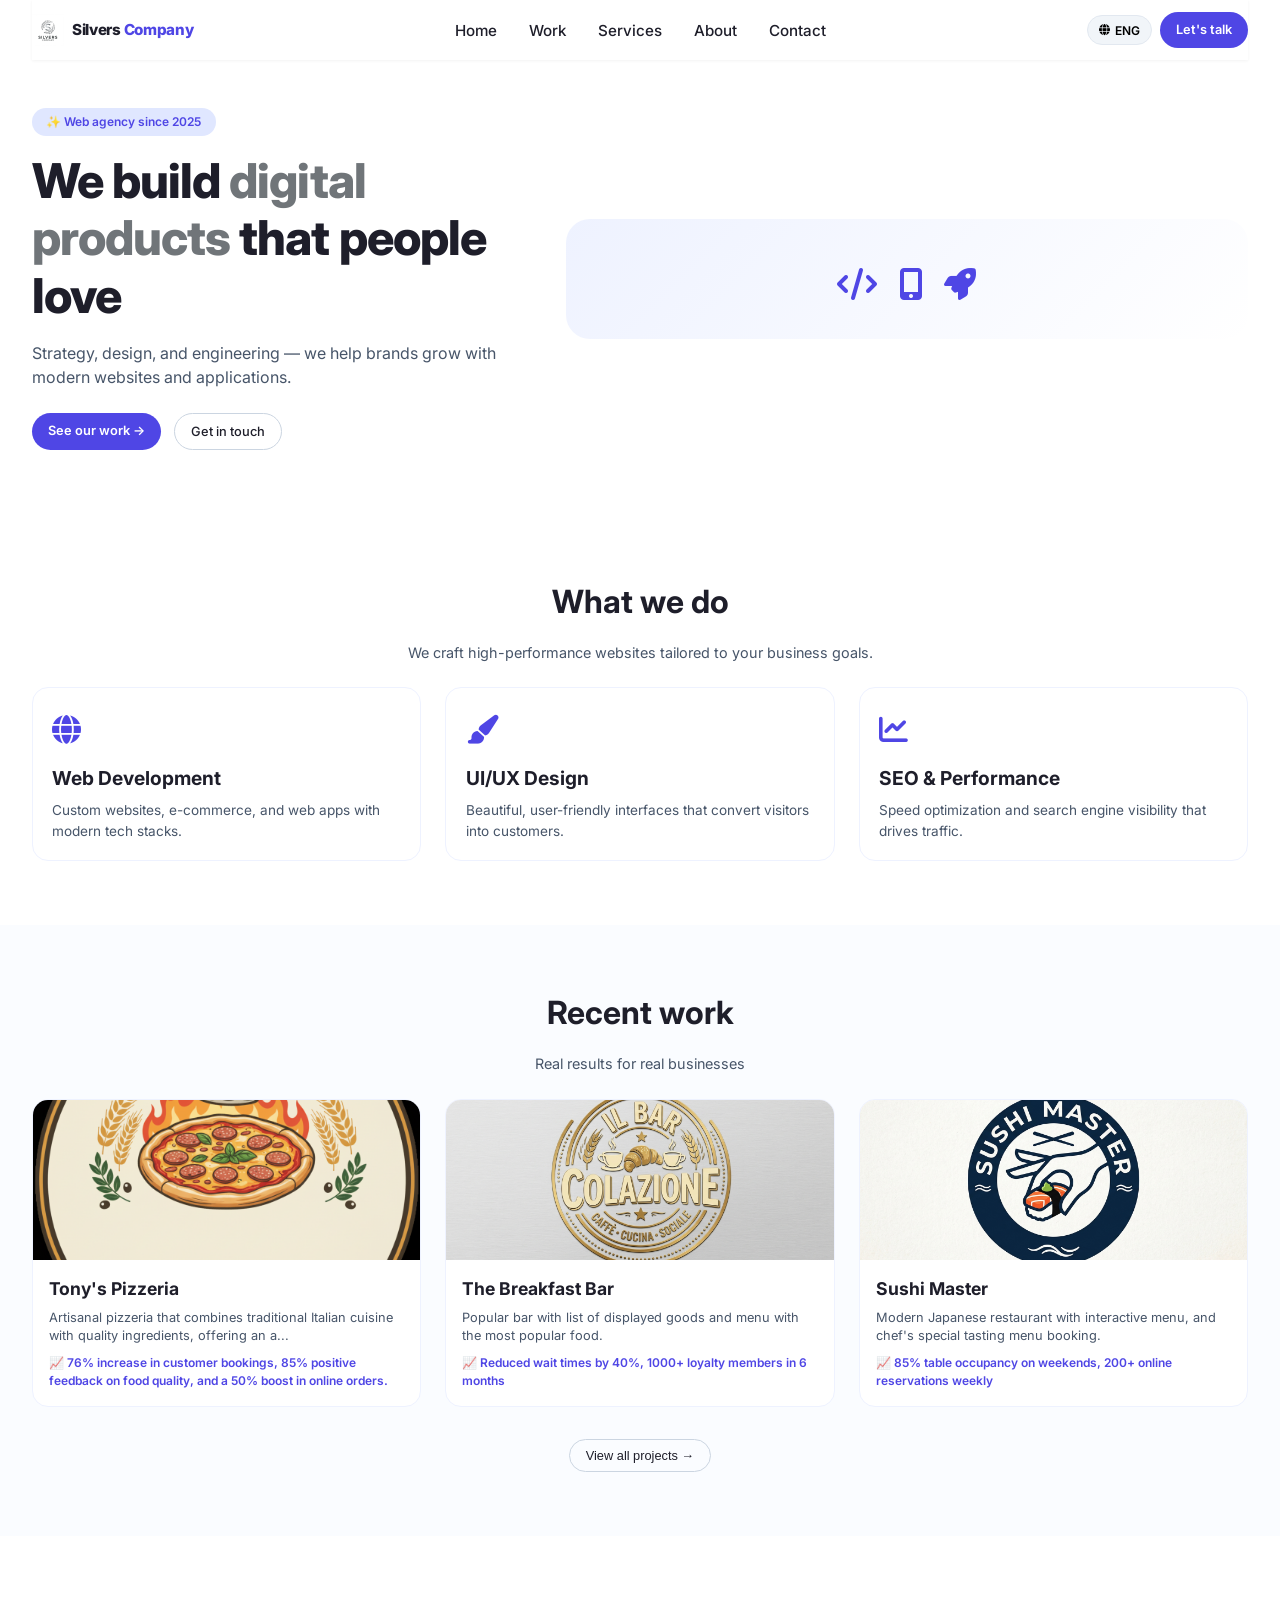
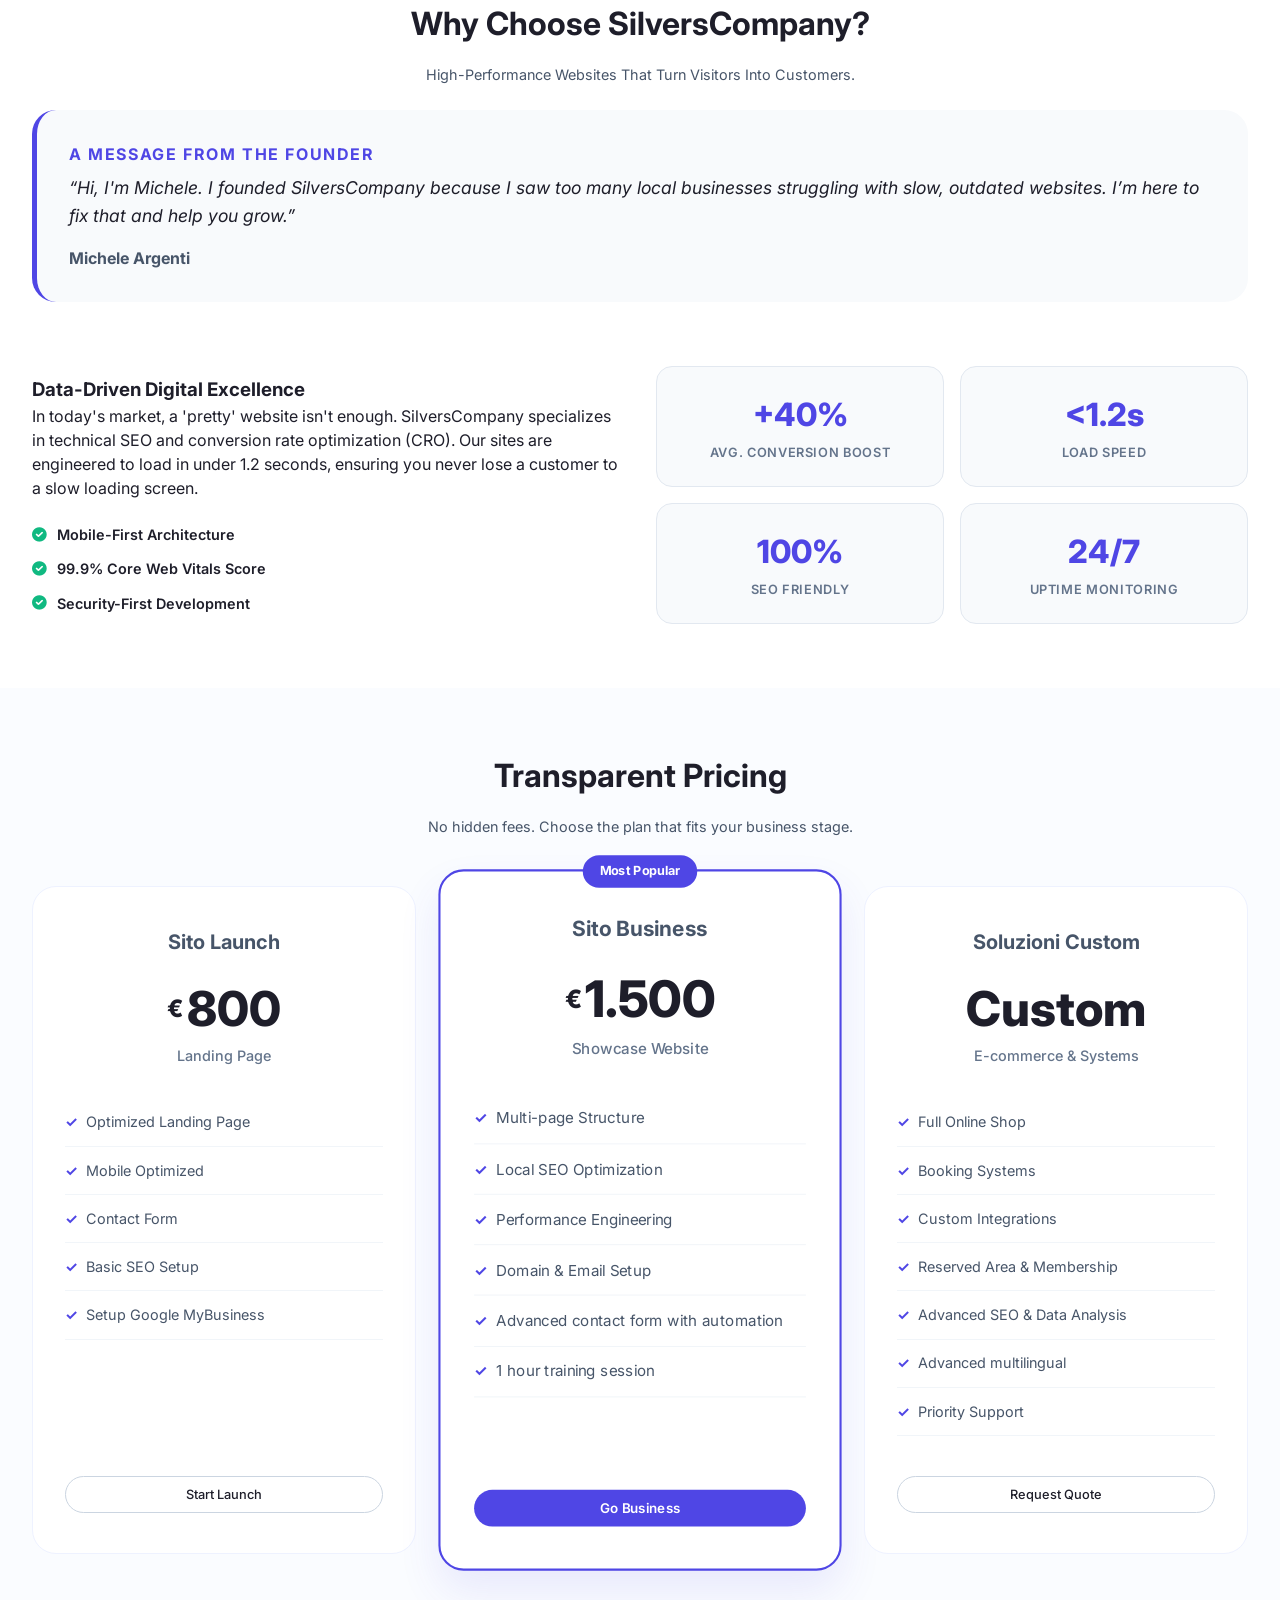
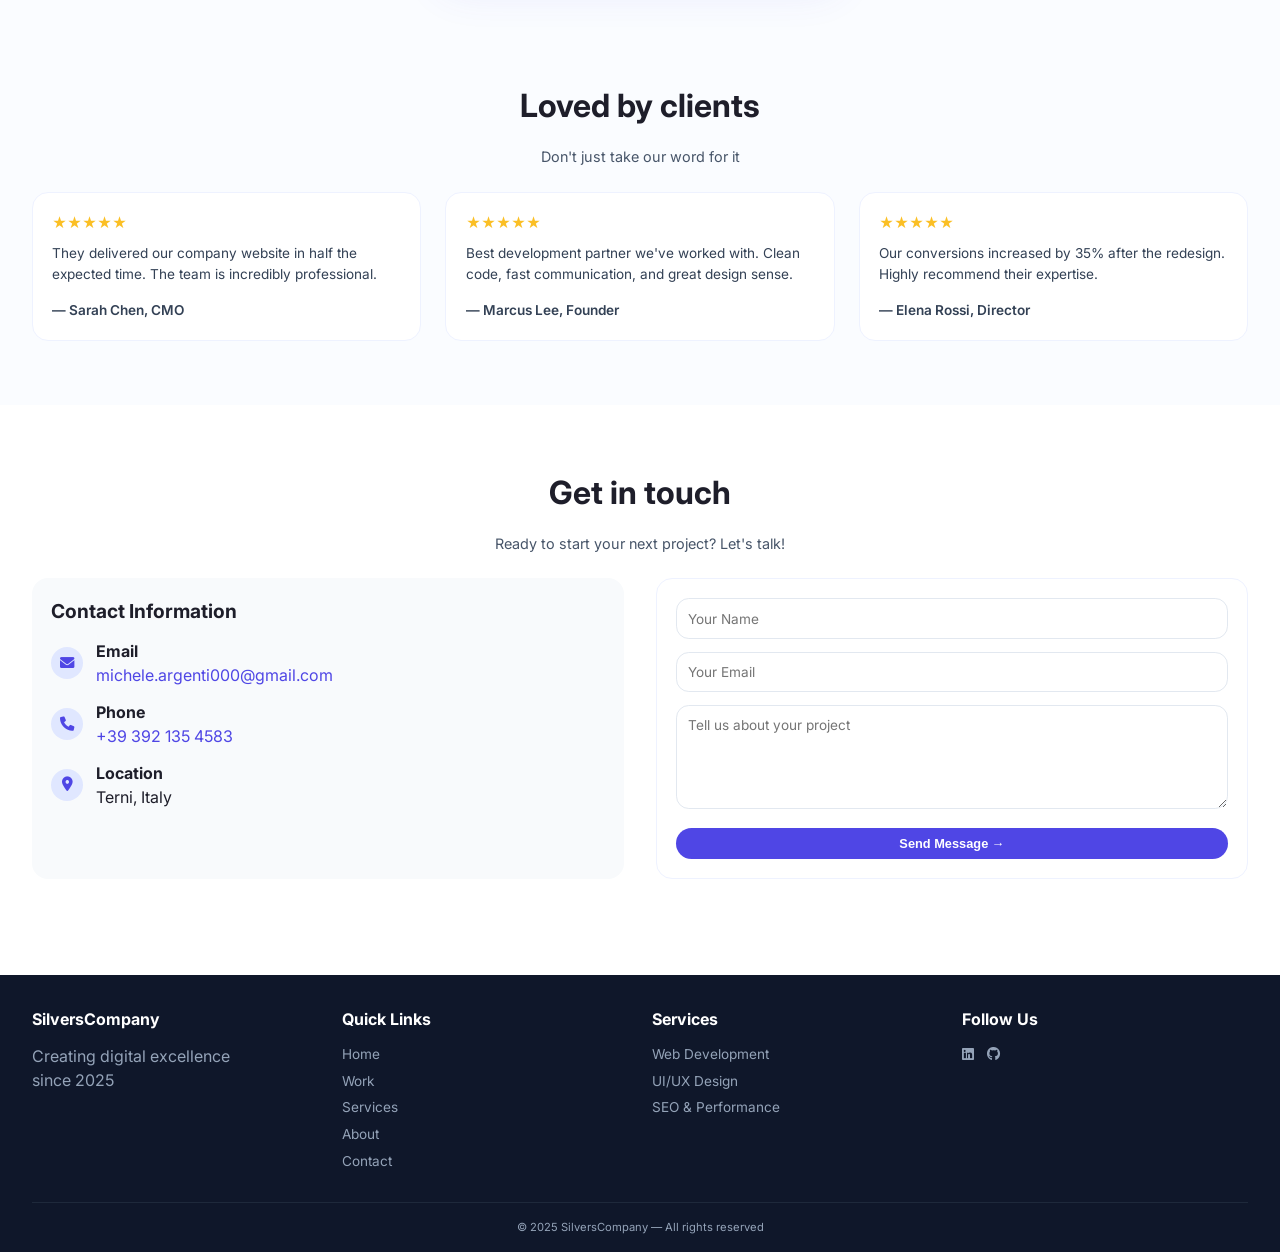
<file: index.html>
<!DOCTYPE html>
<html lang="en">

<head>
    <meta charset="UTF-8">
    <meta name="viewport" content="width=device-width, initial-scale=1.0, viewport-fit=cover">
    <title>SilversCompany | Web Agency</title>
    <!-- Google Fonts -->
    <link
        href="https://fonts.googleapis.com/css2?family=Inter:opsz,wght@14..32,300;14..32,400;14..32,600;14..32,700;14..32,800&display=swap"
        rel="stylesheet">
    <!-- Font Awesome 6 (free icons) -->
    <link rel="stylesheet" href="https://cdnjs.cloudflare.com/ajax/libs/font-awesome/6.0.0-beta3/css/all.min.css">
    <link rel="stylesheet" href="style/style.css">
    <script src="script/script.js" defer></script>
</head>

<body>

    <div class="container">
        <nav>
            <a href="#" class="logo">
                <img src="images/logo.png" alt="SilversCompany Logo" class="logo-img">
                <div class="logo-text">
                    Silvers<span class="company">Company</span>
                </div>
            </a>

            <!-- Desktop Navigation -->
            <ul class="nav-links">
                <li><a href="#home" data-en="Home" data-it="Home">Home</a></li>
                <li><a href="#work" data-en="Work" data-it="Lavori">Work</a></li>
                <li><a href="#services" data-en="Services" data-it="Servizi">Services</a></li>
                <li><a href="#about" data-en="About" data-it="Chi Siamo">About</a></li>
                <li><a href="#contact" data-en="Contact" data-it="Contatti">Contact</a></li>
            </ul>

            <div class="nav-actions">
                <button class="lang-switcher" id="langSwitcher">
                    <i class="fas fa-globe"></i>
                    <span id="currentLang">ENG</span>
                </button>
                <a href="#contact" class="btn-primary desktop-cta" data-en="Let's talk" data-it="Contattaci">Let's
                    talk</a>
                <button class="menu-toggle" id="menuToggle">
                    <span></span>
                    <span></span>
                    <span></span>
                </button>
            </div>
        </nav>
    </div>

    <!-- Mobile Menu -->
    <ul class="mobile-menu" id="mobileMenu">
        <li><a href="#home" data-en="Home" data-it="Home">Home</a></li>
        <li><a href="#work" data-en="Work" data-it="Lavori">Work</a></li>
        <li><a href="#services" data-en="Services" data-it="Servizi">Services</a></li>
        <li><a href="#about" data-en="About" data-it="Chi Siamo">About</a></li>
        <li><a href="#contact" data-en="Contact" data-it="Contatti">Contact</a></li>
        <li><a href="#contact" class="mobile-cta" data-en="Let's talk" data-it="Parliamo">Let's talk</a></li>
    </ul>

    <div class="overlay" id="overlay"></div>

    <main>
        <!-- Home Section -->
        <section id="home">
            <div class="container">
                <div class="hero">
                    <div class="hero-content">
                        <div class="hero-badge" data-en="✨ Web agency since 2025" data-it="✨ Agenzia web dal 2025">✨ Web
                            agency
                            since 2025</div>
                        <h1>We build <span>digital products</span> that people love</h1>
                        <p data-en="Strategy, design, and engineering — we help brands grow with modern websites and applications."
                            data-it="Strategia, design e sviluppo — aiutiamo i brand a crescere con siti web e applicazioni moderne.">
                            Strategy, design, and engineering — we help brands grow with modern websites and
                            applications.</p>
                        <div class="hero-buttons">
                            <a href="#work" class="btn-primary" data-en="See our work →"
                                data-it="Vedi i nostri lavori →">See our work
                                →</a>
                            <a href="#contact" class="btn-outline" data-en="Get in touch" data-it="Contattaci">Get in
                                touch</a>
                        </div>
                    </div>
                    <div class="hero-image">
                        <i class="fas fa-code"></i> <i class="fas fa-mobile-alt"></i> <i class="fas fa-rocket"></i>
                    </div>
                </div>
            </div>
        </section>

        <!-- Services Section -->
        <section id="services" class="section">
            <div class="container">
                <h2 class="section-title" data-en="What we do" data-it="Cosa facciamo">What we do</h2>
                <p class="section-sub" data-en="We craft high-performance websites tailored to your business goals."
                    data-it="Realizziamo siti web ad alte prestazioni su misura per i tuoi obiettivi aziendali.">We
                    craft
                    high-performance websites tailored to your business goals.</p>
                <div class="services-grid">
                    <div class="service-card">
                        <div class="service-icon"><i class="fas fa-globe"></i></div>
                        <h3 data-en="Web Development" data-it="Sviluppo Web">Web Development</h3>
                        <p data-en="Custom websites, e-commerce, and web apps with modern tech stacks."
                            data-it="Siti web personalizzati, e-commerce e applicazioni web con stack tecnologici moderni.">
                            Custom
                            websites, e-commerce, and web apps with modern tech stacks.</p>
                    </div>
                    <div class="service-card">
                        <div class="service-icon"><i class="fas fa-paint-brush"></i></div>
                        <h3 data-en="UI/UX Design" data-it="Design UI/UX">UI/UX Design</h3>
                        <p data-en="Beautiful, user-friendly interfaces that convert visitors into customers."
                            data-it="Interfacce belle e user-friendly che convertono i visitatori in clienti.">
                            Beautiful,
                            user-friendly interfaces that convert visitors into customers.</p>
                    </div>
                    <div class="service-card">
                        <div class="service-icon"><i class="fas fa-chart-line"></i></div>
                        <h3 data-en="SEO & Performance" data-it="SEO & Performance">SEO & Performance</h3>
                        <p data-en="Speed optimization and search engine visibility that drives traffic."
                            data-it="Ottimizzazione della velocità e visibilità sui motori di ricerca che genera traffico.">
                            Speed
                            optimization and search engine visibility that drives traffic.</p>
                    </div>
                </div>
            </div>
        </section>

        <!-- Portfolio/Work Section -->
        <section id="work" class="section" style="background-color: #fafcff;">
            <div class="container">
                <h2 class="section-title" data-en="Recent work" data-it="Lavori recenti">Recent work</h2>
                <p class="section-sub" data-en="Real results for real businesses"
                    data-it="Risultati reali per aziende reali">
                    Real results for real businesses</p>
                <div id="portfolio-container" class="portfolio-grid">
                    <div class="loading">Loading projects...</div>
                </div>
                <div style="text-align: center; margin-top: 2rem;">
                    <button id="viewAllBtn" class="btn-outline" data-en="View all projects →"
                        data-it="Vedi tutti i progetti →">View all projects →</button>
                </div>
            </div>
        </section>

        <!-- About Section -->
        <section id="about" class="section">
            <div class="container">
                <h2 class="section-title" data-en="Why Choose SilversCompany?"
                    data-it="Perché Scegliere SilversCompany?">Why
                    Choose SilversCompany?</h2>
                <p class="section-sub" data-en="High-Performance Websites That Turn Visitors Into Customers."
                    data-it="Siti web ad alte prestazioni che trasformano i visitatori in clienti.">
                    High-Performance Websites That Turn Visitors Into Customers.</p>

                <div class="about-content">
                    <div class="founder-note">
                        <div class="founder-message">
                            <h3 data-en="A message from the founder" data-it="Un messaggio dal fondatore">A message from
                                the founder</h3>
                            <p data-en="&ldquo;Hi, I'm Michele. I founded SilversCompany because I saw too many local businesses struggling with slow, outdated websites. I’m here to fix that and help you grow.&rdquo;"
                                data-it="&ldquo;Ciao, sono Michele. Ho fondato SilversCompany perché vedevo troppe realtà locali lottare con siti web lenti e obsoleti. Sono qui per risolvere questo problema e aiutarti a crescere.&rdquo;">
                                &ldquo;Hi, I'm Michele. I founded SilversCompany because I saw too many local businesses
                                struggling with
                                slow, outdated websites. I’m here to fix that and help you grow.&rdquo;
                            </p>
                            <span class="signature">Michele Argenti</span>
                        </div>
                    </div>
                    <div class="about-text">
                        <h3 data-en="Data-Driven Digital Excellence" data-it="Eccellenza Digitale Guidata dai Dati">
                            Data-Driven
                            Digital Excellence</h3>
                        <p data-en="In today's market, a 'pretty' website isn't enough. SilversCompany specializes in technical SEO and conversion rate optimization (CRO). Our sites are engineered to load in under 1.2 seconds, ensuring you never lose a customer to a slow loading screen."
                            data-it="Nel mercato odierno, un 'bel' sito non basta. SilversCompany è specializzata in SEO tecnica e ottimizzazione del tasso di conversione (CRO). I nostri siti sono progettati per caricarsi in meno di 1.2 secondi.">
                            In today's market, a 'pretty' website isn't enough. SilversCompany specializes in technical
                            SEO and
                            conversion rate optimization (CRO). Our sites are engineered to load in under 1.2 seconds,
                            ensuring
                            you never lose a customer to a slow loading screen.</p>

                        <div class="benefit-list">
                            <div class="benefit-item">
                                <i class="fas fa-check-circle"></i>
                                <span data-en="Mobile-First Architecture"
                                    data-it="Architettura Mobile-First">Mobile-First
                                    Architecture</span>
                            </div>
                            <div class="benefit-item">
                                <i class="fas fa-check-circle"></i>
                                <span data-en="99.9% Core Web Vitals Score"
                                    data-it="99.9% Punteggio Core Web Vitals">99.9% Core
                                    Web Vitals Score</span>
                            </div>
                            <div class="benefit-item">
                                <i class="fas fa-check-circle"></i>
                                <span data-en="Security-First Development"
                                    data-it="Sviluppo Orientato alla Sicurezza">Security-First Development</span>
                            </div>
                        </div>
                    </div>

                    <div class="about-stats">
                        <div class="stat-card">
                            <div class="stat-number">+40%</div>
                            <div data-en="Avg. Conversion Boost" data-it="Incremento Medio Conversioni">Avg. Conversion
                                Boost
                            </div>
                        </div>
                        <div class="stat-card">
                            <div class="stat-number">&lt;1.2s</div>
                            <div data-en="Load Speed" data-it="Velocità di Caricamento">Load Speed</div>
                        </div>
                        <div class="stat-card">
                            <div class="stat-number">100%</div>
                            <div data-en="SEO Friendly" data-it="Ottimizzato SEO">SEO Friendly</div>
                        </div>
                        <div class="stat-card">
                            <div class="stat-number">24/7</div>
                            <div data-en="Uptime Monitoring" data-it="Monitoraggio Uptime">Uptime Monitoring</div>
                        </div>
                    </div>
                </div>
            </div>
        </section>

        <!-- Pricing Section -->
        <section id="pricing" class="section" style="background-color: #fafcff;">
            <div class="container">
                <h2 class="section-title" data-en="Transparent Pricing" data-it="Prezzi Trasparenti">Transparent Pricing
                </h2>
                <p class="section-sub" data-en="No hidden fees. Choose the plan that fits your business stage."
                    data-it="Nessun costo nascosto. Scegli il piano più adatto alla fase della tua attività.">
                    No hidden fees. Choose the plan that fits your business stage.
                </p>

                <div class="pricing-grid">
                    <!-- Launch Plan -->
                    <div class="pricing-card">
                        <div class="pricing-header">
                            <h3 data-en="Sito Launch" data-it="Sito Launch">Sito Launch</h3>
                            <p class="price"><span>€</span>800</p>
                            <p class="price-sub" data-en="Landing Page" data-it="Landing Page">Landing Page</p>
                        </div>
                        <ul class="pricing-features">
                            <li data-en="Optimized Landing Page" data-it="Landing Page Ottimizzata">Optimized Landing
                                Page</li>
                            <li data-en="Mobile Optimized" data-it="Ottimizzato Mobile">Mobile Optimized</li>
                            <li data-en="Contact Form" data-it="Form di Contatto">Contact Form</li>
                            <li data-en="Basic SEO Setup" data-it="Setup SEO di base">Basic SEO Setup</li>
                            <li data-en="Setup Google MyBusiness" data-it="Setup Google MyBusiness">Setup Google
                                MyBusiness</li>
                        </ul>
                        <a href="#contact" class="btn-outline" style="width: 100%;" data-en="Start Launch"
                            data-it="Inizia ora">Start Launch</a>
                    </div>

                    <!-- Business Plan (Highlighted) -->
                    <div class="pricing-card featured">
                        <div class="pricing-badge" data-en="Most Popular" data-it="Il più scelto">Most Popular</div>
                        <div class="pricing-header">
                            <h3 data-en="Sito Business" data-it="Sito Business">Sito Business</h3>
                            <p class="price"><span>€</span>1.500</p>
                            <p class="price-sub" data-en="Showcase Website" data-it="Sito Vetrina">Showcase Website</p>
                        </div>
                        <ul class="pricing-features">
                            <li data-en="Multi-page Structure" data-it="Sito Multi-pagina">Multi-page Structure</li>
                            <li data-en="Local SEO Optimization" data-it="Ottimizzazione SEO Locale">Local SEO
                                Optimization</li>
                            <li data-en="Performance Engineering" data-it="Ingegneria delle Prestazioni">Performance
                                Engineering
                            </li>
                            <li data-en="Domain & Email Setup" data-it="Setup Dominio ed Email">Domain & Email Setup
                            </li>
                            <li data-en="Advanced contact form with automation"
                                data-it="Form di contatto avanzato con automazione">Advanced contact form with
                                automation
                            </li>
                            <li data-en="1 hour training session" data-it="Formazione di 1 ora">1 hour training session
                            </li>
                        </ul>
                        <a href="#contact" class="btn-primary" style="width: 100%;" data-en="Go Business"
                            data-it="Vai col Business">Go Business</a>
                    </div>

                    <!-- Custom Plan -->
                    <div class="pricing-card">
                        <div class="pricing-header">
                            <h3 data-en="Soluzioni Custom" data-it="Soluzioni Custom">Soluzioni Custom</h3>
                            <p class="price" data-en="Custom" data-it="Custom">Custom</p>
                            <p class="price-sub" data-en="E-commerce & Systems" data-it="E-commerce e Sistemi">
                                E-commerce &
                                Systems</p>
                        </div>
                        <ul class="pricing-features">
                            <li data-en="Full Online Shop" data-it="E-commerce Completo">Full Online Shop</li>
                            <li data-en="Booking Systems" data-it="Sistemi di Prenotazione">Booking Systems</li>
                            <li data-en="Custom Integrations" data-it="Integrazioni su misura">Custom Integrations</li>
                            <li data-en="Reserved Area & Membership" data-it="Area Riservata & Membership">Reserved Area
                                & Membership</li>
                            <li data-en="Advanced SEO & Data Analysis" data-it="SEO Avanzato & Analisi Dati">Advanced
                                SEO & Data Analysis</li>
                            <li data-en="Advanced multilingual" data-it="Multilingua Avanzato">Advanced multilingual
                            </li>
                            <li data-en="Priority Support" data-it="Supporto Prioritario">Priority Support</li>
                        </ul>
                        <a href="#contact" class="btn-outline" style="width: 100%;" data-en="Request Quote"
                            data-it="Richiedi Preventivo">Request Quote</a>
                    </div>
                </div>
            </div>
        </section>

        <!-- Testimonials -->
        <div class="section" style="background-color: #fafcff;">
            <div class="container">
                <h2 class="section-title" data-en="Loved by clients" data-it="Amato dai clienti">Loved by clients</h2>
                <p class="section-sub" data-en="Don't just take our word for it"
                    data-it="Non crederci solo sulla parola">Don't
                    just take our word for it</p>
                <div class="testimonial-grid">
                    <div class="testimonial-card">
                        <div class="stars">★★★★★</div>
                        <p data-en="They delivered our company website in half the expected time. The team is incredibly professional."
                            data-it="Hanno consegnato il sito web della nostra azienda nella metà del tempo previsto. Il team è incredibilmente professionale.">
                            They delivered our company website in half the expected time. The team is incredibly
                            professional.</p>
                        <p style="margin-top: 1rem; font-weight: 600;">— Sarah Chen, CMO</p>
                    </div>
                    <div class="testimonial-card">
                        <div class="stars">★★★★★</div>
                        <p data-en="Best development partner we've worked with. Clean code, fast communication, and great design sense."
                            data-it="Il miglior partner di sviluppo con cui abbiamo lavorato. Codice pulito, comunicazione veloce e grande senso del design.">
                            Best development partner we've worked with. Clean code, fast communication, and great design
                            sense.</p>
                        <p style="margin-top: 1rem; font-weight: 600;">— Marcus Lee, Founder</p>
                    </div>
                    <div class="testimonial-card">
                        <div class="stars">★★★★★</div>
                        <p data-en="Our conversions increased by 35% after the redesign. Highly recommend their expertise."
                            data-it="Le nostre conversioni sono aumentate del 35% dopo il redesign. Raccomando vivamente la loro esperienza.">
                            Our conversions increased by 35% after the redesign. Highly recommend their expertise.</p>
                        <p style="margin-top: 1rem; font-weight: 600;">— Elena Rossi, Director</p>
                    </div>
                </div>
            </div>
        </div>

        <!-- Contact Section -->
        <section id="contact" class="section">
            <div class="container">
                <h2 class="section-title" data-en="Get in touch" data-it="Contattaci">Get in touch</h2>
                <p class="section-sub" data-en="Ready to start your next project? Let's talk!"
                    data-it="Pronto per iniziare il tuo prossimo progetto? Parliamone!">Ready to start your next
                    project? Let's
                    talk!</p>
                <div class="contact-grid">
                    <div class="contact-info">
                        <h3 data-en="Contact Information" data-it="Informazioni di contatto">Contact Information</h3>
                        <div class="contact-detail">
                            <i class="fas fa-envelope"></i>
                            <div>
                                <strong data-en="Email" data-it="Email">Email</strong><br>
                                <a href="mailto:michele.argenti000@gmail.com"
                                    style="color: #4f46e5; text-decoration: none; word-break: break-all;">michele.argenti000@gmail.com</a>
                            </div>
                        </div>
                        <div class="contact-detail">
                            <i class="fas fa-phone"></i>
                            <div>
                                <strong data-en="Phone" data-it="Telefono">Phone</strong><br>
                                <a href="tel:+393921354583" style="color: #4f46e5; text-decoration: none;">+39 392 135
                                    4583</a>
                            </div>
                        </div>
                        <div class="contact-detail">
                            <i class="fas fa-map-marker-alt"></i>
                            <div>
                                <strong data-en="Location" data-it="Posizione">Location</strong><br>
                                <span data-en="Terni, Italy" data-it="Terni, Italy">Terni, Italy</span>
                            </div>
                        </div>
                    </div>
                    <div class="contact-form">
                        <form id="contactForm" action="https://formspree.io/f/xgopdgqw" method="POST">
                            <input type="hidden" name="_subject" value="New message from SilversCompany">
                            <input type="hidden" name="_captcha" value="true">

                            <div class="form-group">
                                <input type="text" id="nameInput" name="name" placeholder="Your Name" required>
                            </div>
                            <div class="form-group">
                                <input type="email" id="emailInput" name="_replyto" placeholder="Your Email" required>
                            </div>
                            <div class="form-group">
                                <textarea id="messageInput" name="message" placeholder="Tell us about your project"
                                    rows="5"></textarea>
                            </div>
                            <button type="submit" class="btn-primary" style="width: 100%;" data-en="Send Message →"
                                data-it="Invia messaggio →">Send Message →</button>
                        </form>
                    </div>
                </div>
            </div>
        </section>
    </main>

    <!-- Modal for all projects -->
    <div id="projectsModal" class="modal">
        <div class="modal-content">
            <div class="modal-header">
                <h2 id="modalTitle" data-en="All Projects" data-it="Tutti i progetti">
                    <i class="fas fa-folder-open"></i> All Projects
                </h2>
                <button class="close-modal">&times;</button>
            </div>
            <div id="allProjectsContainer" class="all-projects-grid">
                <div class="loading">
                    <i class="fas fa-spinner fa-pulse"></i> Loading projects...
                </div>
            </div>
        </div>
    </div>

    <footer>
        <div class="container">
            <div class="footer-grid">
                <div class="footer-col">
                    <h4>SilversCompany</h4>
                    <p data-en="Creating digital excellence" data-it="Creando eccellenza digitale">Creating digital
                        excellence<br>since 2025</p>
                </div>
                <div class="footer-col">
                    <h4 data-en="Quick Links" data-it="Link rapidi">Quick Links</h4>
                    <a href="#home" data-en="Home" data-it="Home">Home</a>
                    <a href="#work" data-en="Work" data-it="Lavori">Work</a>
                    <a href="#services" data-en="Services" data-it="Servizi">Services</a>
                    <a href="#about" data-en="About" data-it="Chi Siamo">About</a>
                    <a href="#contact" data-en="Contact" data-it="Contatti">Contact</a>
                </div>
                <div class="footer-col">
                    <h4 data-en="Services" data-it="Servizi">Services</h4>
                    <a href="#services" data-en="Web Development" data-it="Sviluppo Web">Web Development</a>
                    <a href="#services" data-en="UI/UX Design" data-it="Design UI/UX">UI/UX Design</a>
                    <a href="#services" data-en="SEO & Performance" data-it="SEO & Performance">SEO & Performance</a>
                </div>
                <div class="footer-col">
                    <h4 data-en="Follow Us" data-it="Seguici">Follow Us</h4>
                    <div class="social-icons">
                        <a target="_blank" href="https://www.linkedin.com/in/michele-argenti/"><i
                                class="fab fa-linkedin"></i></a>
                        <a target="_blank" href="https://github.com/MicheleArgenti"><i class="fab fa-github"></i></a>
                    </div>
                </div>
            </div>
            <div class="copyright">
                © 2025 SilversCompany — <span data-en="All rights reserved" data-it="Tutti i diritti riservati">All
                    rights
                    reserved</span>
            </div>
        </div>
    </footer>

</body>

</html>
</file>
<file: style/style.css>
* {
    margin: 0;
    padding: 0;
    box-sizing: border-box;
}

body {
    font-family: 'Inter', sans-serif;
    background-color: #ffffff;
    color: #1e1e2a;
    line-height: 1.5;
    overflow-x: hidden;
}

html {
    scroll-behavior: smooth;
    overflow-x: hidden;
}

.container {
    max-width: 1280px;
    margin: 0 auto;
    padding: 0 1rem;
}

/* Navigation - Fixed for mobile */
nav {
    display: flex;
    justify-content: space-between;
    align-items: center;
    padding: 0.75rem 0;
    position: sticky;
    top: 0;
    background: rgba(255, 255, 255, 0.98);
    backdrop-filter: blur(10px);
    z-index: 1000;
    box-shadow: 0 1px 3px rgba(0, 0, 0, 0.05);
    gap: 0.5rem;
    min-height: 60px;
}

.logo {
    display: flex;
    align-items: center;
    gap: 0.5rem;
    font-size: 1.1rem;
    font-weight: 800;
    letter-spacing: -0.02em;
    text-decoration: none;
    color: #1e1e2a;
    flex-shrink: 1;
    min-width: 0;
}

.logo-img {
    height: 32px;
    width: auto;
    display: block;
}

.logo-text {
    display: flex;
    gap: 0.2rem;
    font-size: 0.95rem;
    white-space: nowrap;
}

.logo-text .company {
    color: #4f46e5;
}

/* Desktop Navigation */
.nav-links {
    display: none;
}

/* Right side actions */
.nav-actions {
    display: flex;
    align-items: center;
    gap: 0.5rem;
    flex-shrink: 0;
}

/* Language Switcher - Smaller on mobile */
.lang-switcher {
    background: #f1f5f9;
    border: 1px solid #e2e8f0;
    padding: 0.4rem 0.7rem;
    border-radius: 40px;
    font-weight: 600;
    cursor: pointer;
    transition: all 0.2s;
    display: flex;
    align-items: center;
    gap: 0.3rem;
    font-family: 'Inter', sans-serif;
    font-size: 0.75rem;
}

.lang-switcher i {
    font-size: 0.7rem;
}

.lang-switcher:hover {
    background: #e0e7ff;
    border-color: #4f46e5;
    color: #4f46e5;
}

/* Mobile Menu Button - Smaller */
.menu-toggle {
    display: flex;
    flex-direction: column;
    gap: 4px;
    background: none;
    border: none;
    cursor: pointer;
    padding: 0.3rem;
    flex-shrink: 0;
}

.menu-toggle span {
    width: 20px;
    height: 2px;
    background: #1e1e2a;
    transition: all 0.3s ease;
}

.menu-toggle.active span:nth-child(1) {
    transform: rotate(45deg) translate(5px, 5px);
}

.menu-toggle.active span:nth-child(2) {
    opacity: 0;
}

.menu-toggle.active span:nth-child(3) {
    transform: rotate(-45deg) translate(5px, -5px);
}

/* Hide desktop CTA on mobile */
.desktop-cta {
    display: none;
}

/* Mobile Menu */
.mobile-menu {
    position: fixed;
    top: 0;
    right: -100%;
    width: 80%;
    max-width: 300px;
    height: 100vh;
    background: white;
    flex-direction: column;
    padding: 5rem 1.5rem 2rem;
    gap: 1.5rem;
    list-style: none;
    transition: right 0.3s ease;
    box-shadow: -5px 0 20px rgba(0, 0, 0, 0.1);
    z-index: 1001;
    margin: 0;
    display: flex;
}

.mobile-menu.active {
    right: 0;
}

.mobile-menu li {
    list-style: none;
}

.mobile-menu a {
    text-decoration: none;
    color: #1e1e2a;
    font-weight: 500;
    font-size: 1.1rem;
    transition: color 0.2s;
    padding: 0.5rem 0;
    display: block;
}

.mobile-menu a:hover {
    color: #4f46e5;
}

.mobile-menu .mobile-cta {
    margin-top: 1rem;
    text-align: center;
    background-color: #4f46e5;
    color: white;
    padding: 0.7rem;
    border-radius: 40px;
    font-size: 0.95rem;
}

/* Overlay */
.overlay {
    display: none;
    position: fixed;
    top: 0;
    left: 0;
    width: 100%;
    height: 100%;
    background: rgba(0, 0, 0, 0.5);
    z-index: 1000;
}

.overlay.active {
    display: block;
}

/* Buttons */
.btn-primary {
    background-color: #4f46e5;
    color: white;
    border: none;
    padding: 0.5rem 1rem;
    border-radius: 40px;
    font-weight: 600;
    cursor: pointer;
    transition: background 0.2s, transform 0.1s;
    text-decoration: none;
    display: inline-block;
    font-size: 0.8rem;
    text-align: center;
    white-space: nowrap;
}

.btn-primary:hover {
    background-color: #4338ca;
    transform: translateY(-1px);
}

.btn-outline {
    background: transparent;
    border: 1px solid #cbd5e1;
    padding: 0.5rem 1rem;
    border-radius: 40px;
    font-weight: 500;
    text-decoration: none;
    color: #1e1e2a;
    transition: all 0.2s;
    display: inline-block;
    cursor: pointer;
    text-align: center;
    font-size: 0.8rem;
    white-space: nowrap;
}

.btn-outline:hover {
    border-color: #4f46e5;
    color: #4f46e5;
}

/* Hero section */
.hero {
    display: flex;
    flex-direction: column;
    align-items: center;
    gap: 2rem;
    padding: 2rem 0 3rem;
}

.hero-content {
    text-align: center;
}

.hero-badge {
    background: #e0e7ff;
    color: #4f46e5;
    padding: 0.3rem 0.9rem;
    border-radius: 30px;
    font-size: 0.75rem;
    font-weight: 600;
    display: inline-block;
    margin-bottom: 1rem;
}

.hero-content h1 {
    font-size: 1.8rem;
    font-weight: 800;
    line-height: 1.2;
    letter-spacing: -0.02em;
    margin-bottom: 1rem;
}

.hero-content h1 span {
    color: #707579;
}

.hero-content p {
    font-size: 0.9rem;
    color: #475569;
    margin-bottom: 1.5rem;
}

.hero-buttons {
    display: flex;
    gap: 0.8rem;
    flex-wrap: wrap;
    justify-content: center;
}

.hero-image {
    background: linear-gradient(135deg, #eef2ff 0%, #ffffff 100%);
    border-radius: 1.5rem;
    padding: 1.5rem;
    text-align: center;
    font-size: 2rem;
    color: #4f46e5;
    width: 100%;
}

.hero-image i {
    margin: 0 0.3rem;
    font-size: 1.5rem;
}

/* Sections */
.section {
    padding: 2.5rem 0;
    scroll-margin-top: 70px;
}

.section-title {
    text-align: center;
    font-size: 1.6rem;
    font-weight: 700;
    margin-bottom: 1rem;
}

.section-sub {
    text-align: center;
    color: #475569;
    max-width: 650px;
    margin: 0 auto 1.5rem auto;
    font-size: 0.9rem;
    padding: 0 1rem;
}

/* Services */
.services-grid {
    display: grid;
    grid-template-columns: 1fr;
    gap: 1rem;
}

.service-card {
    background: #ffffff;
    padding: 1.2rem;
    border-radius: 1rem;
    transition: all 0.3s ease;
    border: 1px solid #eef2ff;
}

.service-card:hover {
    transform: translateY(-5px);
    box-shadow: 0 20px 30px -12px rgba(79, 70, 229, 0.15);
}

.service-icon {
    font-size: 1.8rem;
    color: #4f46e5;
    margin-bottom: 0.8rem;
}

.service-card h3 {
    font-size: 1.2rem;
    margin-bottom: 0.5rem;
}

.service-card p {
    color: #475569;
    font-size: 0.85rem;
}

/* Portfolio */
.portfolio-grid {
    display: grid;
    grid-template-columns: 1fr;
    gap: 1rem;
    margin-top: 1.5rem;
}

.portfolio-item {
    background: #ffffff;
    border-radius: 1rem;
    overflow: hidden;
    transition: all 0.3s ease;
    border: 1px solid #eef2ff;
    text-decoration: none;
    color: inherit;
    display: block;
}

.portfolio-item:hover {
    transform: translateY(-5px);
    box-shadow: 0 20px 30px -12px rgba(0, 0, 0, 0.1);
}

.portfolio-img {
    height: 160px;
    background: linear-gradient(135deg, #eef2ff 0%, #e0e7ff 100%);
    display: flex;
    align-items: center;
    justify-content: center;
    gap: 0.5rem;
    font-size: 1.3rem;
    color: #4f46e5;
    overflow: hidden;
}

.portfolio-img img {
    width: 100%;
    height: 100%;
    object-fit: cover;
}

.portfolio-info {
    padding: 1rem;
}

.portfolio-info h3 {
    font-size: 1.1rem;
    margin-bottom: 0.4rem;
}

.portfolio-info p {
    color: #475569;
    margin-bottom: 0.6rem;
    line-height: 1.4;
    font-size: 0.8rem;
}

.portfolio-plus {
    font-size: 0.75rem;
    color: #4f46e5;
    font-weight: 600;
    margin-top: 0.5rem;
}

/* Modal */
.modal {
    display: none;
    position: fixed;
    top: 0;
    left: 0;
    width: 100%;
    height: 100%;
    background: rgba(0, 0, 0, 0.85);
    z-index: 2000;
    overflow-y: auto;
    padding: 0.8rem;
}

.modal.active {
    display: block;
}

.modal-content {
    max-width: 1280px;
    margin: 0.8rem auto;
    background: white;
    border-radius: 1rem;
    padding: 1rem;
    position: relative;
    animation: modalFadeIn 0.3s ease;
}

@keyframes modalFadeIn {
    from {
        opacity: 0;
        transform: translateY(-20px);
    }

    to {
        opacity: 1;
        transform: translateY(0);
    }
}

.modal-header {
    display: flex;
    justify-content: space-between;
    align-items: center;
    margin-bottom: 1rem;
    flex-wrap: wrap;
    gap: 0.8rem;
    padding-bottom: 0.8rem;
    border-bottom: 2px solid #eef2ff;
}

.modal-header h2 {
    font-size: 1.4rem;
    font-weight: 700;
    background: linear-gradient(135deg, #4f46e5, #6366f1);
    -webkit-background-clip: text;
    -webkit-text-fill-color: transparent;
    background-clip: text;
}

.close-modal {
    background: #f1f5f9;
    border: none;
    width: 36px;
    height: 36px;
    border-radius: 50%;
    font-size: 1.3rem;
    cursor: pointer;
    color: #475569;
    transition: all 0.2s;
    display: flex;
    align-items: center;
    justify-content: center;
}

.close-modal:hover {
    background: #fee2e2;
    color: #ef4444;
    transform: rotate(90deg);
}

/* All Projects Grid */
.all-projects-grid {
    display: grid;
    grid-template-columns: 1fr;
    gap: 1rem;
    max-height: 70vh;
    overflow-y: auto;
    padding: 0.3rem;
}

.all-projects-grid::-webkit-scrollbar {
    width: 8px;
}

.all-projects-grid::-webkit-scrollbar-track {
    background: #f1f5f9;
    border-radius: 10px;
}

.all-projects-grid::-webkit-scrollbar-thumb {
    background: #cbd5e1;
    border-radius: 10px;
}

.all-projects-grid::-webkit-scrollbar-thumb:hover {
    background: #4f46e5;
}

/* Modal card styling */
.modal-card {
    background: #ffffff;
    border-radius: 0.8rem;
    overflow: hidden;
    transition: all 0.3s ease;
    border: 1px solid #eef2ff;
    text-decoration: none;
    color: inherit;
    display: block;
    position: relative;
}

.modal-card:hover {
    transform: translateY(-5px);
    box-shadow: 0 20px 40px -12px rgba(79, 70, 229, 0.25);
    border-color: #e0e7ff;
}

.modal-card-img {
    height: 160px;
    background: linear-gradient(135deg, #eef2ff 0%, #e0e7ff 100%);
    display: flex;
    align-items: center;
    justify-content: center;
    font-size: 2rem;
    color: #4f46e5;
    overflow: hidden;
    position: relative;
}

.modal-card-img img {
    width: 100%;
    height: 100%;
    object-fit: cover;
    transition: transform 0.3s ease;
}

.modal-card:hover .modal-card-img img {
    transform: scale(1.05);
}

.modal-card-badge {
    position: absolute;
    top: 0.8rem;
    right: 0.8rem;
    background: rgba(79, 70, 229, 0.9);
    color: white;
    padding: 0.2rem 0.6rem;
    border-radius: 20px;
    font-size: 0.65rem;
    font-weight: 600;
    backdrop-filter: blur(5px);
}

.modal-card-info {
    padding: 1rem;
}

.modal-card-info h3 {
    font-size: 1.1rem;
    margin-bottom: 0.4rem;
    font-weight: 700;
    color: #1e1e2a;
}

.modal-card-info p {
    color: #475569;
    margin-bottom: 0.8rem;
    line-height: 1.4;
    font-size: 0.8rem;
}

.modal-card-plus {
    font-size: 0.75rem;
    color: #4f46e5;
    font-weight: 600;
    margin-top: 0.5rem;
    padding-top: 0.5rem;
    border-top: 1px solid #eef2ff;
    display: flex;
    align-items: center;
    gap: 0.4rem;
}

/* Contact Section */
.contact-grid {
    display: grid;
    grid-template-columns: 1fr;
    gap: 1.5rem;
    margin-top: 1.5rem;
}

.contact-info {
    background: #f8fafc;
    padding: 1.2rem;
    border-radius: 1rem;
}

.contact-info h3 {
    font-size: 1.2rem;
    margin-bottom: 0.8rem;
}

.contact-detail {
    display: flex;
    align-items: center;
    gap: 0.8rem;
    margin-bottom: 0.8rem;
}

.contact-detail i {
    width: 32px;
    height: 32px;
    background: #e0e7ff;
    border-radius: 50%;
    display: flex;
    align-items: center;
    justify-content: center;
    color: #4f46e5;
    font-size: 0.9rem;
}

.contact-form {
    background: #ffffff;
    padding: 1.2rem;
    border-radius: 1rem;
    border: 1px solid #eef2ff;
}

.form-group {
    margin-bottom: 0.8rem;
}

.form-group input,
.form-group textarea {
    width: 100%;
    padding: 0.7rem;
    border: 1px solid #e2e8f0;
    border-radius: 0.8rem;
    font-family: 'Inter', sans-serif;
    font-size: 0.85rem;
}

.form-group input:focus,
.form-group textarea:focus {
    outline: none;
    border-color: #4f46e5;
}

/* Testimonials */
.testimonial-grid {
    display: grid;
    grid-template-columns: 1fr;
    gap: 1rem;
}

.testimonial-card {
    background: #ffffff;
    border: 1px solid #eef2ff;
    border-radius: 1rem;
    padding: 1.2rem;
}

.stars {
    color: #fbbf24;
    margin-bottom: 0.6rem;
    font-size: 0.9rem;
}

.testimonial-card p {
    color: #334155;
    line-height: 1.5;
    font-size: 0.85rem;
}

/* About Section Enhancements */
.about-content {
    display: grid;
    grid-template-columns: 1fr;
    gap: 2.5rem;
    align-items: center;
}

@media (min-width: 992px) {
    .about-content {
        grid-template-columns: 1fr 1fr;
    }
}

.benefit-list {
    margin-top: 1.5rem;
    display: grid;
    grid-template-columns: 1fr;
    gap: 0.8rem;
}

.benefit-item {
    display: flex;
    align-items: center;
    gap: 0.7rem;
    font-weight: 600;
    font-size: 0.9rem;
    color: #1e1e2a;
}

.benefit-item i {
    color: #10b981;
}

.about-stats {
    display: grid;
    grid-template-columns: repeat(2, 1fr);
    gap: 1rem;
}

.stat-card {
    background: #f8fafc;
    padding: 1.5rem;
    border-radius: 1rem;
    text-align: center;
    border: 1px solid #e2e8f0;
    transition: all 0.3s ease;
}

.stat-card:hover {
    border-color: #4f46e5;
    background: #ffffff;
    box-shadow: 0 10px 20px rgba(79, 70, 229, 0.1);
}

.stat-number {
    display: block;
    font-size: 2rem;
    font-weight: 800;
    color: #4f46e5;
    margin-bottom: 0.25rem;
}

.stat-card div:last-child {
    font-size: 0.8rem;
    font-weight: 600;
    color: #64748b;
    text-transform: uppercase;
    letter-spacing: 0.05em;
}

/* Pricing Section */
.pricing-grid {
    display: grid;
    grid-template-columns: repeat(auto-fit, minmax(280px, 1fr));
    gap: 2rem;
    margin-top: 3rem;
}

.pricing-card {
    background: #ffffff;
    padding: 2.5rem 2rem;
    border-radius: 1.5rem;
    border: 1px solid #eef2ff;
    transition: all 0.3s ease;
    display: flex;
    flex-direction: column;
    position: relative;
}

.pricing-card.featured {
    border: 2px solid #4f46e5;
    transform: scale(1.05);
    box-shadow: 0 20px 40px rgba(79, 70, 229, 0.1);
}

.pricing-badge {
    position: absolute;
    top: 0;
    left: 50%;
    transform: translate(-50%, -50%);
    background: #4f46e5;
    color: white;
    padding: 0.4rem 1rem;
    border-radius: 20px;
    font-size: 0.75rem;
    font-weight: 700;
}

.pricing-header {
    text-align: center;
    margin-bottom: 2rem;
}

.pricing-header h3 {
    font-size: 1.25rem;
    color: #475569;
    margin-bottom: 1rem;
}

.price {
    font-size: 3rem;
    font-weight: 800;
    color: #1e1e2a;
    display: flex;
    align-items: center;
    justify-content: center;
}

.price span {
    font-size: 1.5rem;
    margin-right: 0.2rem;
}

.price-sub {
    color: #64748b;
    font-size: 0.9rem;
    font-weight: 500;
}

.pricing-features {
    list-style: none;
    margin-bottom: 2.5rem;
    flex-grow: 1;
}

.pricing-features li {
    padding: 0.8rem 0;
    border-bottom: 1px solid #f1f5f9;
    font-size: 0.9rem;
    color: #475569;
    display: flex;
    align-items: center;
    gap: 0.5rem;
}

.pricing-features li::before {
    content: "✓";
    color: #4f46e5;
    font-weight: bold;
}

@media (max-width: 992px) {
    .pricing-card.featured {
        transform: scale(1);
        margin: 1rem 0;
    }
}

@media (max-width: 991px) {
    .pricing-grid {
        /* Forces exactly one column */
        grid-template-columns: 1fr;
        max-width: 450px;
        /* Prevents cards from being too wide on tablets */
        margin-left: auto;
        margin-right: auto;
    }

    .pricing-card.featured {
        /* Removes the scale effect on mobile to prevent horizontal scroll issues */
        transform: scale(1);
        margin: 1.5rem 0;
        /* Adds vertical space around the featured card */
    }

    .pricing-card {
        padding: 2rem 1.5rem;
        /* Slightly tighter padding for smaller screens */
    }
}

/* Founder Note Styles */
.founder-note {
    grid-column: 1 / -1;
    display: flex;
    align-items: center;
    gap: 2rem;
    background: #f8fafc;
    padding: 2rem;
    border-radius: 1.5rem;
    border-left: 5px solid #4f46e5;
    margin-bottom: 2rem;
}

.founder-image img {
    width: 120px;
    height: 120px;
    border-radius: 50%;
    object-fit: cover;
    border: 3px solid #ffffff;
    box-shadow: 0 4px 12px rgba(0, 0, 0, 0.1);
}

.founder-message h3 {
    font-size: 1rem;
    text-transform: uppercase;
    letter-spacing: 0.1em;
    color: #4f46e5;
    margin-bottom: 0.5rem;
}

.founder-message p {
    font-style: italic;
    font-size: 1.1rem;
    color: #1e1e2a;
    line-height: 1.6;
    margin-bottom: 1rem;
}

.signature {
    font-weight: 700;
    color: #475569;
    display: block;
}

/* Responsive adjustments */
@media (max-width: 768px) {
    .founder-note {
        flex-direction: column;
        text-align: center;
        padding: 1.5rem;
    }

    .founder-image img {
        width: 100px;
        height: 100px;
    }
}

/* Footer */
footer {
    background: #0f172a;
    color: #94a3b8;
    padding: 2rem 0 1rem;
    margin-top: 2rem;
}

.footer-grid {
    display: grid;
    grid-template-columns: 1fr;
    gap: 1.5rem;
    margin-bottom: 1.5rem;
    text-align: center;
}

.footer-col h4 {
    color: white;
    margin-bottom: 0.8rem;
    font-size: 1rem;
}

.footer-col a {
    display: block;
    color: #94a3b8;
    text-decoration: none;
    margin-bottom: 0.4rem;
    transition: color 0.2s;
    font-size: 0.85rem;
}

.social-icons {
    display: flex;
    gap: 0.8rem;
    margin-top: 0.8rem;
    justify-content: center;
}

.copyright {
    text-align: center;
    border-top: 1px solid #1e293b;
    padding-top: 1rem;
    font-size: 0.7rem;
}

.loading {
    text-align: center;
    padding: 2rem;
    color: #4f46e5;
    font-size: 0.9rem;
}

/* Tablet and Desktop Breakpoints */
@media (min-width: 640px) {
    .all-projects-grid {
        grid-template-columns: repeat(2, 1fr);
        gap: 1.2rem;
    }
}

@media (min-width: 768px) {
    .container {
        padding: 0 2rem;
    }

    .menu-toggle {
        display: none;
    }

    .nav-links {
        display: flex;
        align-items: center;
        gap: 2rem;
        list-style: none;
        margin: 0;
        padding: 0;
    }

    .nav-links a {
        text-decoration: none;
        color: #1e1e2a;
        font-weight: 500;
        font-size: 0.95rem;
        transition: color 0.2s;
        white-space: nowrap;
    }

    .nav-links a:hover {
        color: #4f46e5;
    }

    .desktop-cta {
        display: inline-block;
    }

    .mobile-menu {
        display: none;
    }

    .hero {
        flex-direction: row;
        text-align: left;
        gap: 3rem;
        padding: 3rem 0 4rem;
    }

    .hero-content {
        text-align: left;
    }

    .hero-content h1 {
        font-size: 2.5rem;
    }

    .hero-content p {
        font-size: 1rem;
    }

    .hero-buttons {
        justify-content: flex-start;
    }

    .hero-image {
        font-size: 3rem;
    }

    .hero-image i {
        font-size: 2rem;
    }

    .services-grid {
        grid-template-columns: repeat(auto-fit, minmax(280px, 1fr));
        gap: 1.5rem;
    }

    .portfolio-grid {
        grid-template-columns: repeat(auto-fit, minmax(300px, 1fr));
        gap: 1.5rem;
    }

    .testimonial-grid {
        grid-template-columns: repeat(auto-fit, minmax(280px, 1fr));
        gap: 1.5rem;
    }

    .contact-grid {
        grid-template-columns: repeat(auto-fit, minmax(280px, 1fr));
        gap: 2rem;
    }

    .footer-grid {
        grid-template-columns: repeat(auto-fit, minmax(180px, 1fr));
        text-align: left;
    }

    .social-icons {
        justify-content: flex-start;
    }

    .about-content {
        flex-direction: row;
        gap: 2rem;
    }

    .section-title {
        font-size: 2rem;
    }
}

@media (min-width: 1024px) {
    .all-projects-grid {
        grid-template-columns: repeat(3, 1fr);
        gap: 1.5rem;
    }

    .hero-content h1 {
        font-size: 3rem;
    }

    .section {
        padding: 4rem 0;
    }
}

/* Extra small devices */
@media (max-width: 480px) {
    .container {
        padding: 0 0.8rem;
    }

    .logo-text {
        display: none;
    }

    .logo-img {
        height: 28px;
    }

    .lang-switcher span:not(#currentLang) {
        display: none;
    }

    .lang-switcher {
        padding: 0.35rem 0.6rem;
    }

    .hero-content h1 {
        font-size: 1.6rem;
    }

    .btn-primary,
    .btn-outline {
        padding: 0.45rem 0.9rem;
        font-size: 0.75rem;
    }
}
</file>
